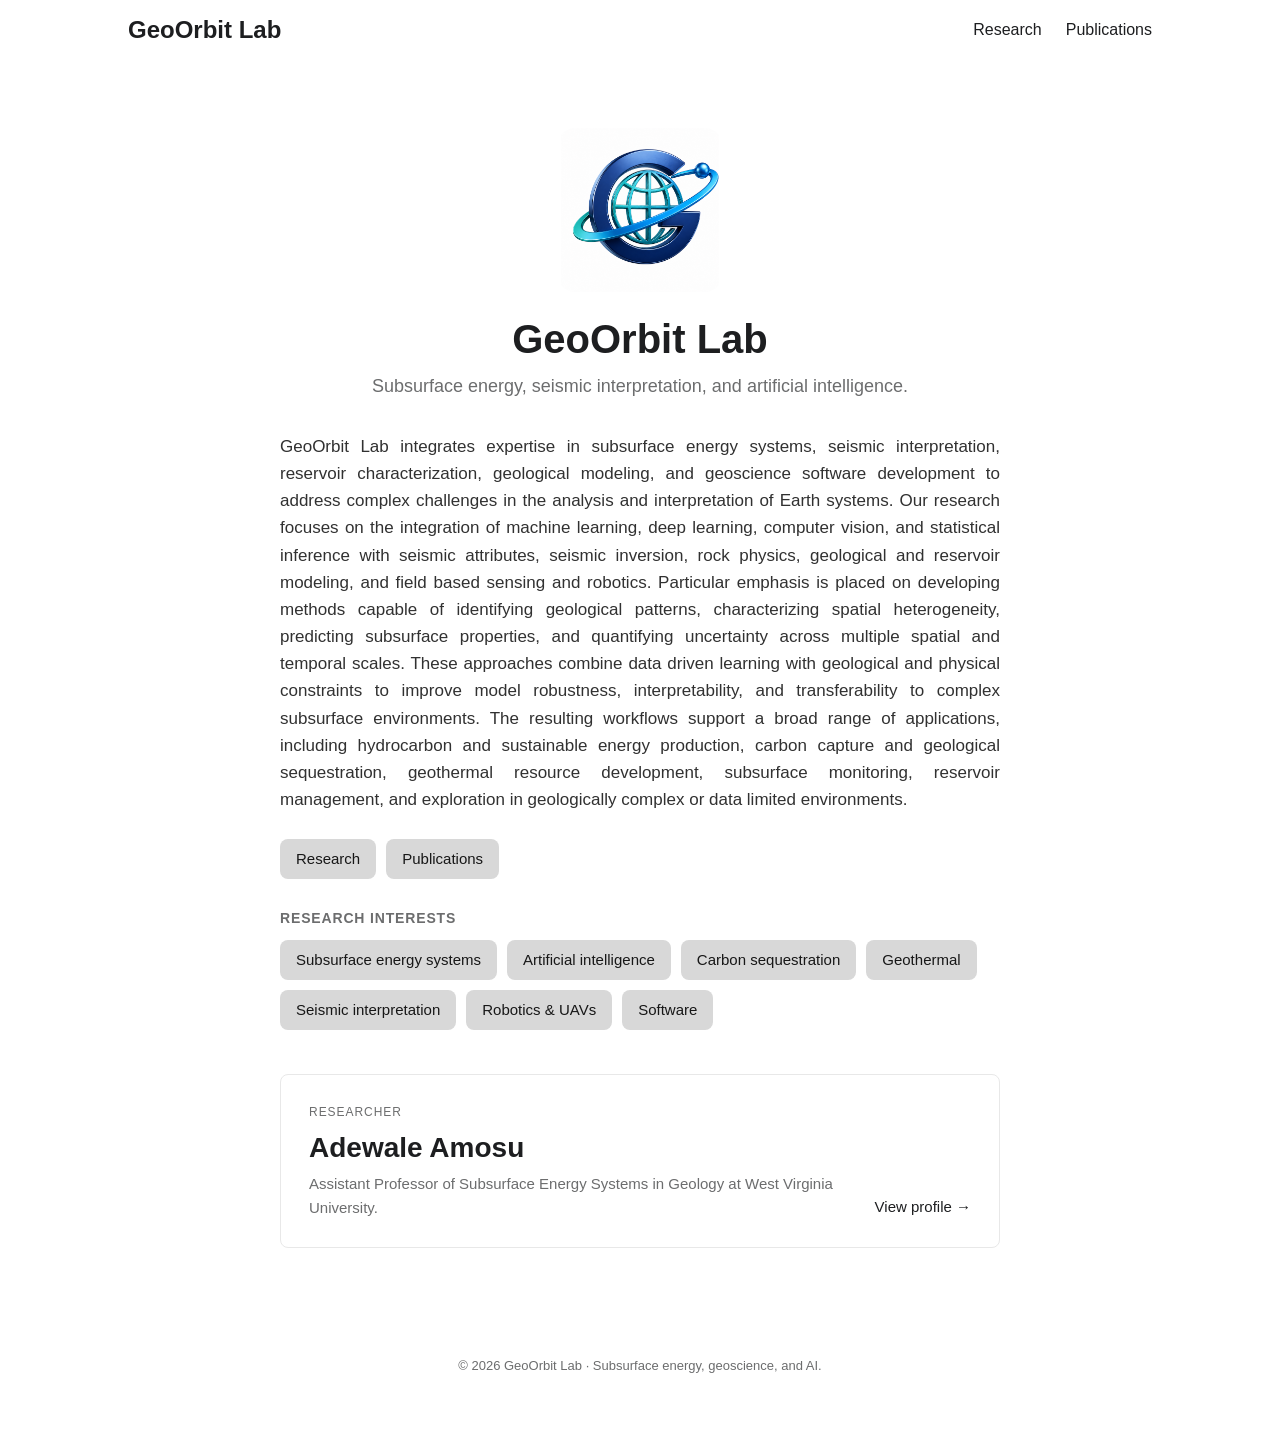
<file: index.html>
<!doctype html>
<html lang="en">
  <head>
    <meta charset="utf-8">
    <meta name="viewport" content="width=device-width, initial-scale=1">
    <meta name="description" content="GeoOrbit Lab integrates subsurface energy systems, seismic interpretation, geological modeling, geoscience software, and physics-informed artificial intelligence.">
    <title>GeoOrbit Lab | Subsurface Energy, Seismic Interpretation, and AI</title>
    <link rel="icon" href="favicon.svg" type="image/svg+xml">
    <link rel="stylesheet" href="styles.css">
  </head>
  <body>
    <a class="skip-link" href="#main">Skip to content</a>

    <header class="site-header">
      <nav class="nav wrap-wide" aria-label="Main navigation">
        <a class="logo" href="index.html">GeoOrbit Lab</a>
        <div class="menu">
          <a href="research.html">Research</a>
          <a href="publications.html">Publications</a>
        </div>
      </nav>
    </header>

    <main id="main" class="main">
      <section class="profile home-profile">
        <img class="profile-logo" src="assets/geoorbit-logo.png" alt="GeoAIOrbit Lab globe and orbit logo">
        <h1>GeoOrbit Lab</h1>
        <p class="profile-subtitle">Subsurface energy, seismic interpretation, and artificial intelligence.</p>

        <div class="home-copy">
          <p>
            GeoOrbit Lab integrates expertise in subsurface energy systems, seismic
            interpretation, reservoir characterization, geological modeling, and geoscience
            software development to address complex challenges in the analysis and
            interpretation of Earth systems. Our research focuses on the integration of machine
            learning, deep learning, computer vision, and statistical inference with seismic
            attributes, seismic inversion, rock physics, geological and reservoir modeling,
            and field based sensing and robotics. Particular emphasis is placed on developing
            methods capable of identifying geological patterns, characterizing spatial
            heterogeneity, predicting subsurface properties, and quantifying uncertainty
            across multiple spatial and temporal scales. These approaches combine data driven
            learning with geological and physical constraints to improve model robustness,
            interpretability, and transferability to complex subsurface environments. The
            resulting workflows support a broad range of applications, including hydrocarbon
            and sustainable energy production, carbon capture and geological sequestration,
            geothermal resource development, subsurface monitoring, reservoir management, and
            exploration in geologically complex or data limited environments.
          </p>
        </div>

        <nav class="profile-buttons" aria-label="Explore GeoOrbit Lab">
          <a href="research.html">Research</a>
          <a href="publications.html">Publications</a>
        </nav>

        <h2 class="button-heading">Research interests</h2>
        <nav class="interest-buttons" aria-label="GeoOrbit Lab research interests">
          <a href="research.html#subsurface-energy-systems">Subsurface energy systems</a>
          <a href="research.html#artificial-intelligence">Artificial intelligence</a>
          <a href="research.html#carbon-sequestration">Carbon sequestration</a>
          <a href="research.html#geothermal">Geothermal</a>
          <a href="research.html#seismic-interpretation">Seismic interpretation</a>
          <a href="research.html#robotics-uavs">Robotics &amp; UAVs</a>
          <a href="research.html#software">Software</a>
        </nav>

        <section class="researcher-card" aria-labelledby="researcher-card-title">
          <div class="researcher-card-copy">
            <p class="researcher-label">Researcher</p>
            <h2 id="researcher-card-title">Adewale Amosu</h2>
            <p>
              Assistant Professor of Subsurface Energy Systems in Geology at West Virginia
              University.
            </p>
          </div>
          <a class="researcher-card-link" href="abouttheresearcher.html">View profile →</a>
        </section>
      </section>
    </main>

    <footer class="footer">
      <p>© 2026 GeoOrbit Lab · Subsurface energy, geoscience, and AI.</p>
    </footer>
  </body>
</html>
</file>
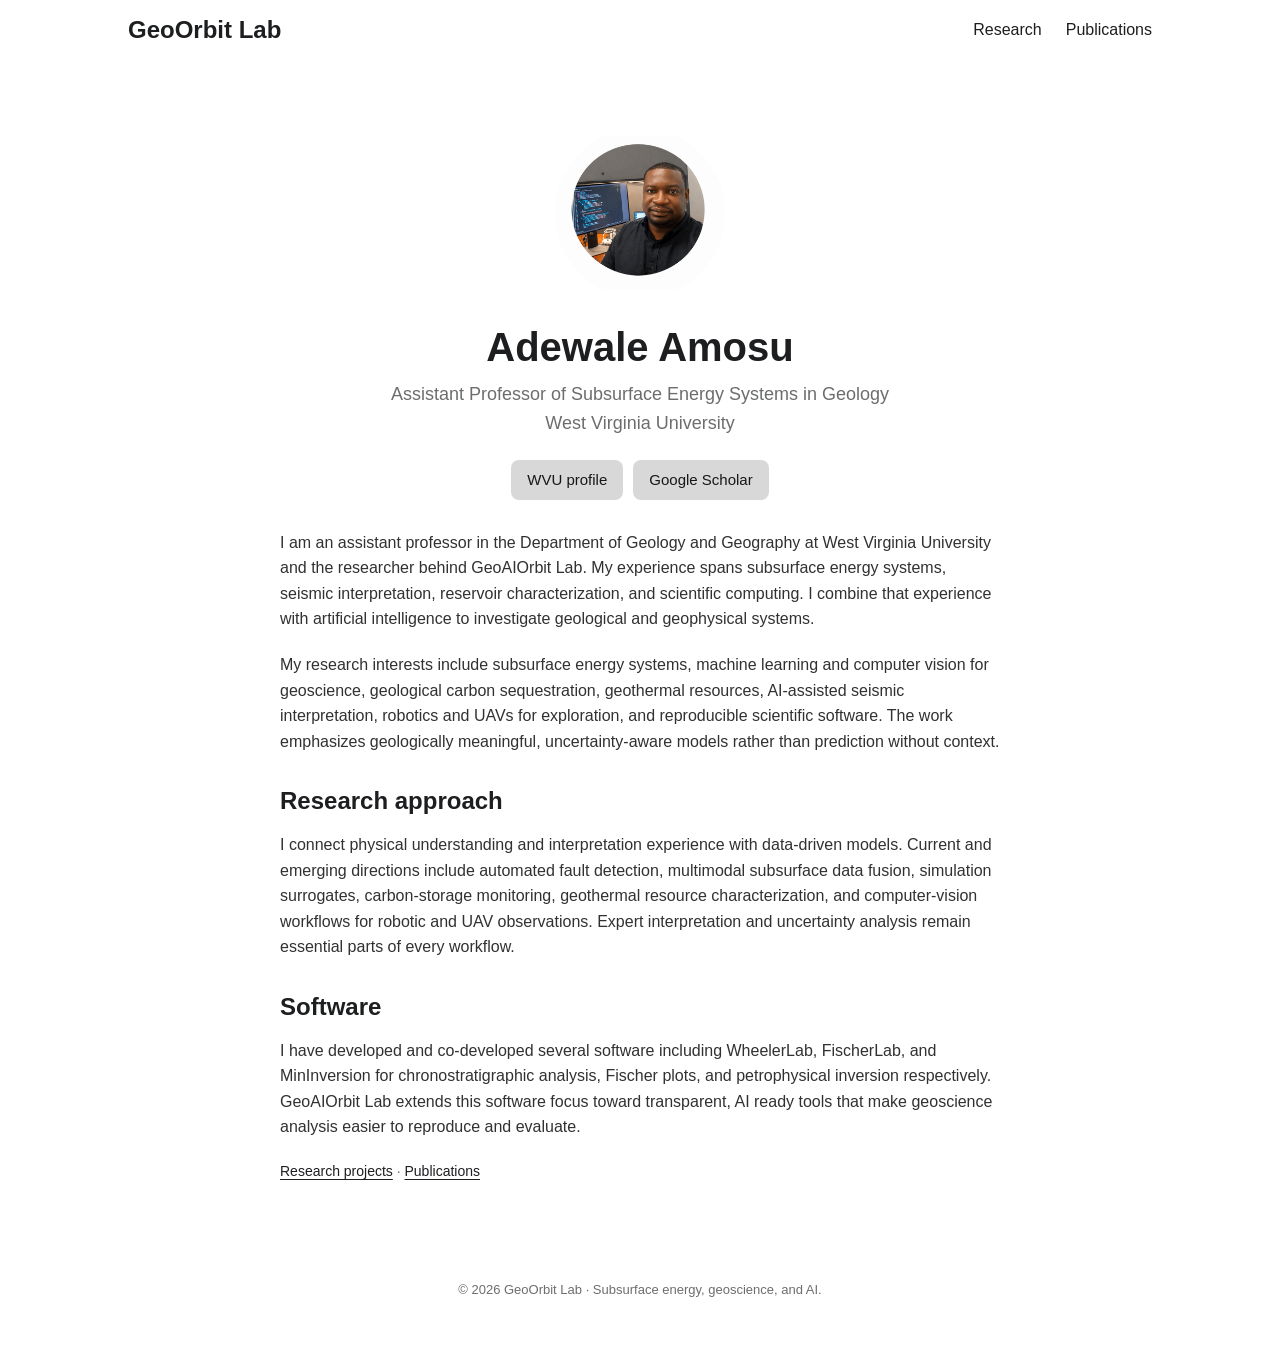
<file: abouttheresearcher.html>
<!doctype html>
<html lang="en">
  <head>
    <meta charset="utf-8">
    <meta name="viewport" content="width=device-width, initial-scale=1">
    <meta name="description" content="About Adewale Amosu, the researcher behind GeoOrbit Lab, whose work connects subsurface energy systems, seismic interpretation, and artificial intelligence.">
    <title>About the Researcher | GeoOrbit Lab</title>
    <link rel="icon" href="favicon.svg" type="image/svg+xml">
    <link rel="stylesheet" href="styles.css">
  </head>
  <body>
    <a class="skip-link" href="#main">Skip to content</a>

    <header class="site-header">
      <nav class="nav wrap-wide" aria-label="Main navigation">
        <a class="logo" href="index.html">GeoOrbit Lab</a>
        <div class="menu">
          <a href="research.html">Research</a>
          <a href="publications.html">Publications</a>
        </div>
      </nav>
    </header>

    <main id="main" class="main">
      <section class="profile person-profile">
        <svg class="portrait-image" viewBox="0 0 425 382" preserveAspectRatio="xMidYMid meet" role="img" aria-label="Portrait of Adewale Amosu">
          <image href="assets/AA.png" width="425" height="382"></image>
        </svg>
        <h1>Adewale Amosu</h1>
        <p class="profile-subtitle">
          Assistant Professor of Subsurface Energy Systems in Geology<br>
          West Virginia University
        </p>
        <div class="profile-buttons">
          <a href="https://www.geo.wvu.edu/faculty-and-staff/adewale-amosu">WVU profile</a>
          <a href="https://scholar.google.com/citations?user=rLkYeQgAAAAJ&amp;hl=en">Google Scholar</a>
        </div>
      </section>

      <article class="post-content">
        <p>
          I am an assistant professor in the Department of Geology and Geography at West
          Virginia University and the researcher behind GeoAIOrbit Lab. My experience spans
          subsurface energy systems, seismic interpretation, reservoir characterization, and
          scientific computing. I combine that experience with artificial intelligence to
          investigate geological and geophysical systems.
        </p>
        <p>
          My research interests include subsurface energy systems, machine learning and
          computer vision for geoscience, geological carbon sequestration, geothermal
          resources, AI-assisted seismic interpretation, robotics and UAVs for exploration,
          and reproducible scientific software. The work emphasizes geologically meaningful,
          uncertainty-aware models rather than prediction without context.
        </p>

        <h2>Research approach</h2>
        <p>
          I connect physical understanding and interpretation experience with data-driven
          models. Current and emerging directions include automated fault detection,
          multimodal subsurface data fusion, simulation surrogates, carbon-storage monitoring,
          geothermal resource characterization, and computer-vision workflows for robotic and
          UAV observations. Expert interpretation and uncertainty analysis remain essential
          parts of every workflow.
        </p>

        <h2>Software</h2>
        <p>
          I have developed and co-developed several software including WheelerLab, FischerLab, and MinInversion for
          chronostratigraphic analysis, Fischer plots, and petrophysical inversion respectively. GeoAIOrbit Lab
          extends this software focus toward transparent, AI ready tools that make geoscience
          analysis easier to reproduce and evaluate.
        </p>

        <p class="page-links">
          <a href="research.html">Research projects</a> ·
          <a href="publications.html">Publications</a>
        </p>
      </article>
    </main>

    <footer class="footer">
      <p>© 2026 GeoOrbit Lab · Subsurface energy, geoscience, and AI.</p>
    </footer>
  </body>
</html>
</file>
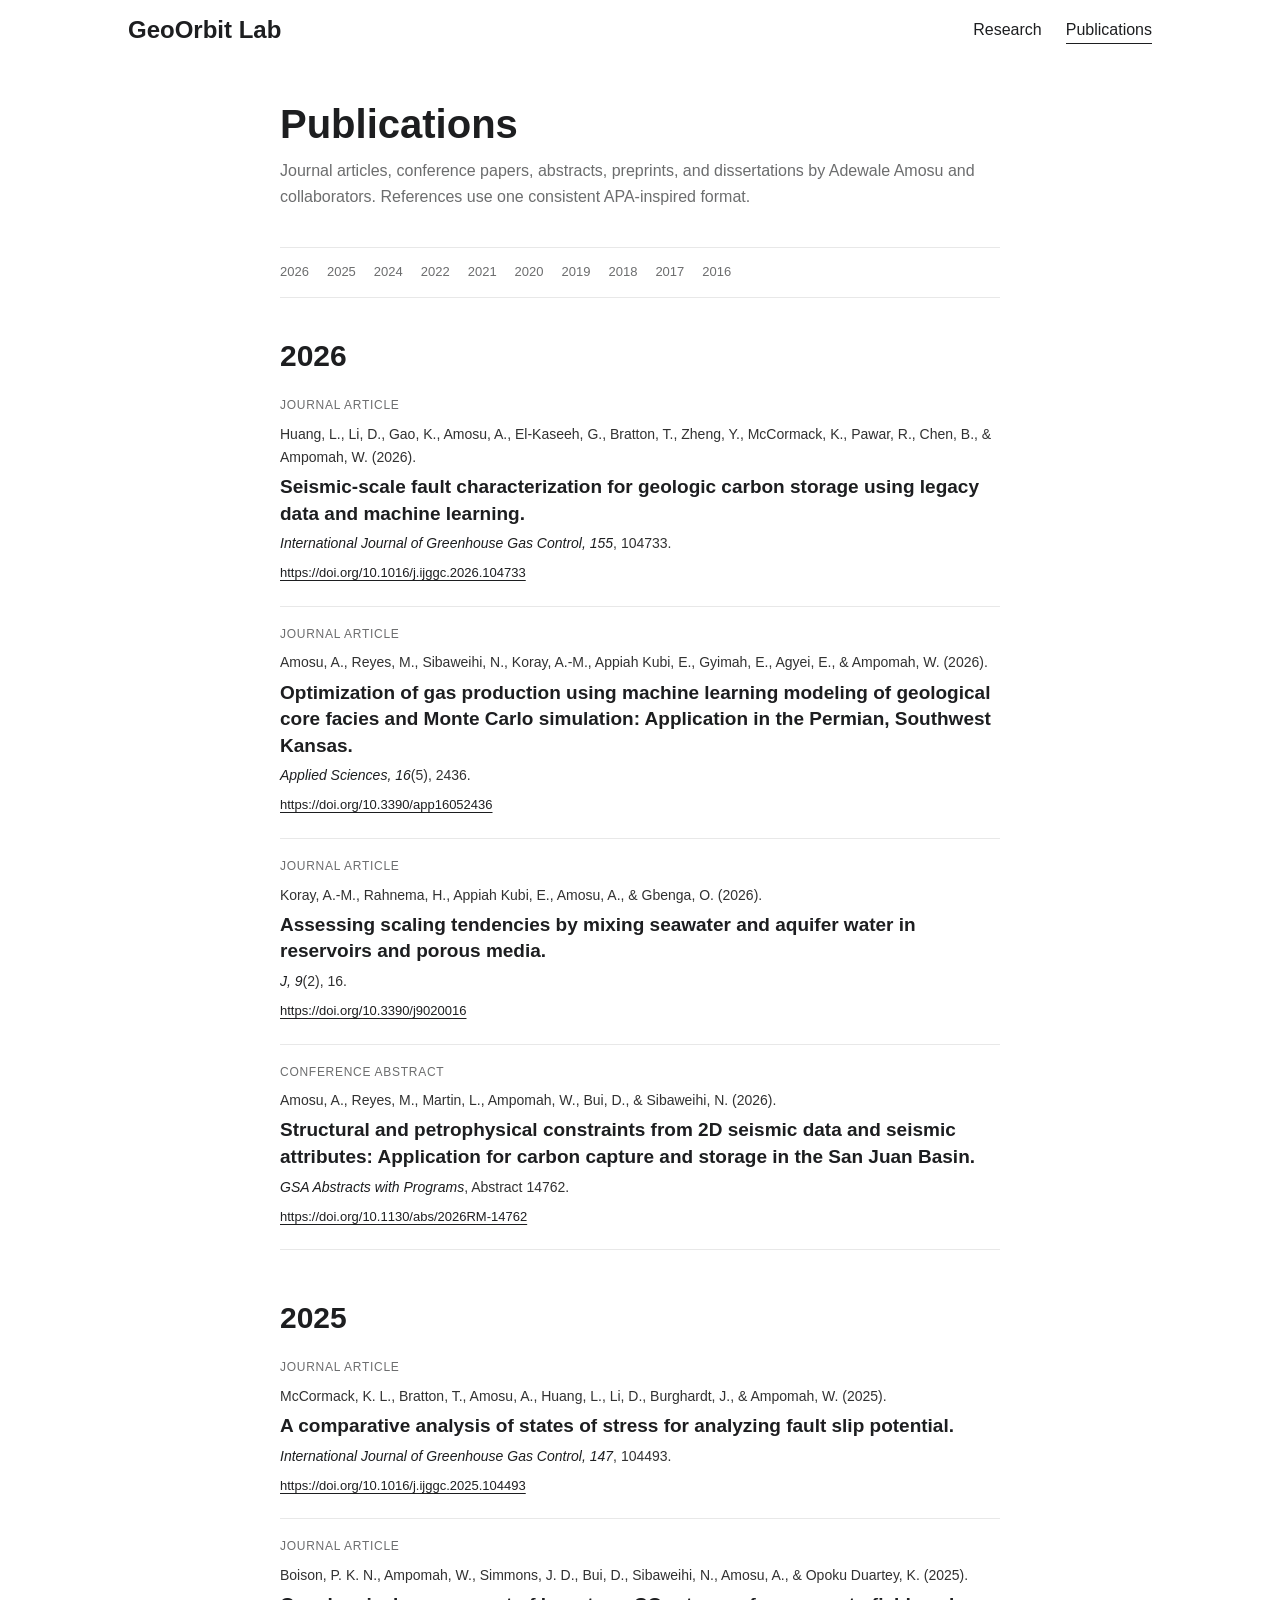
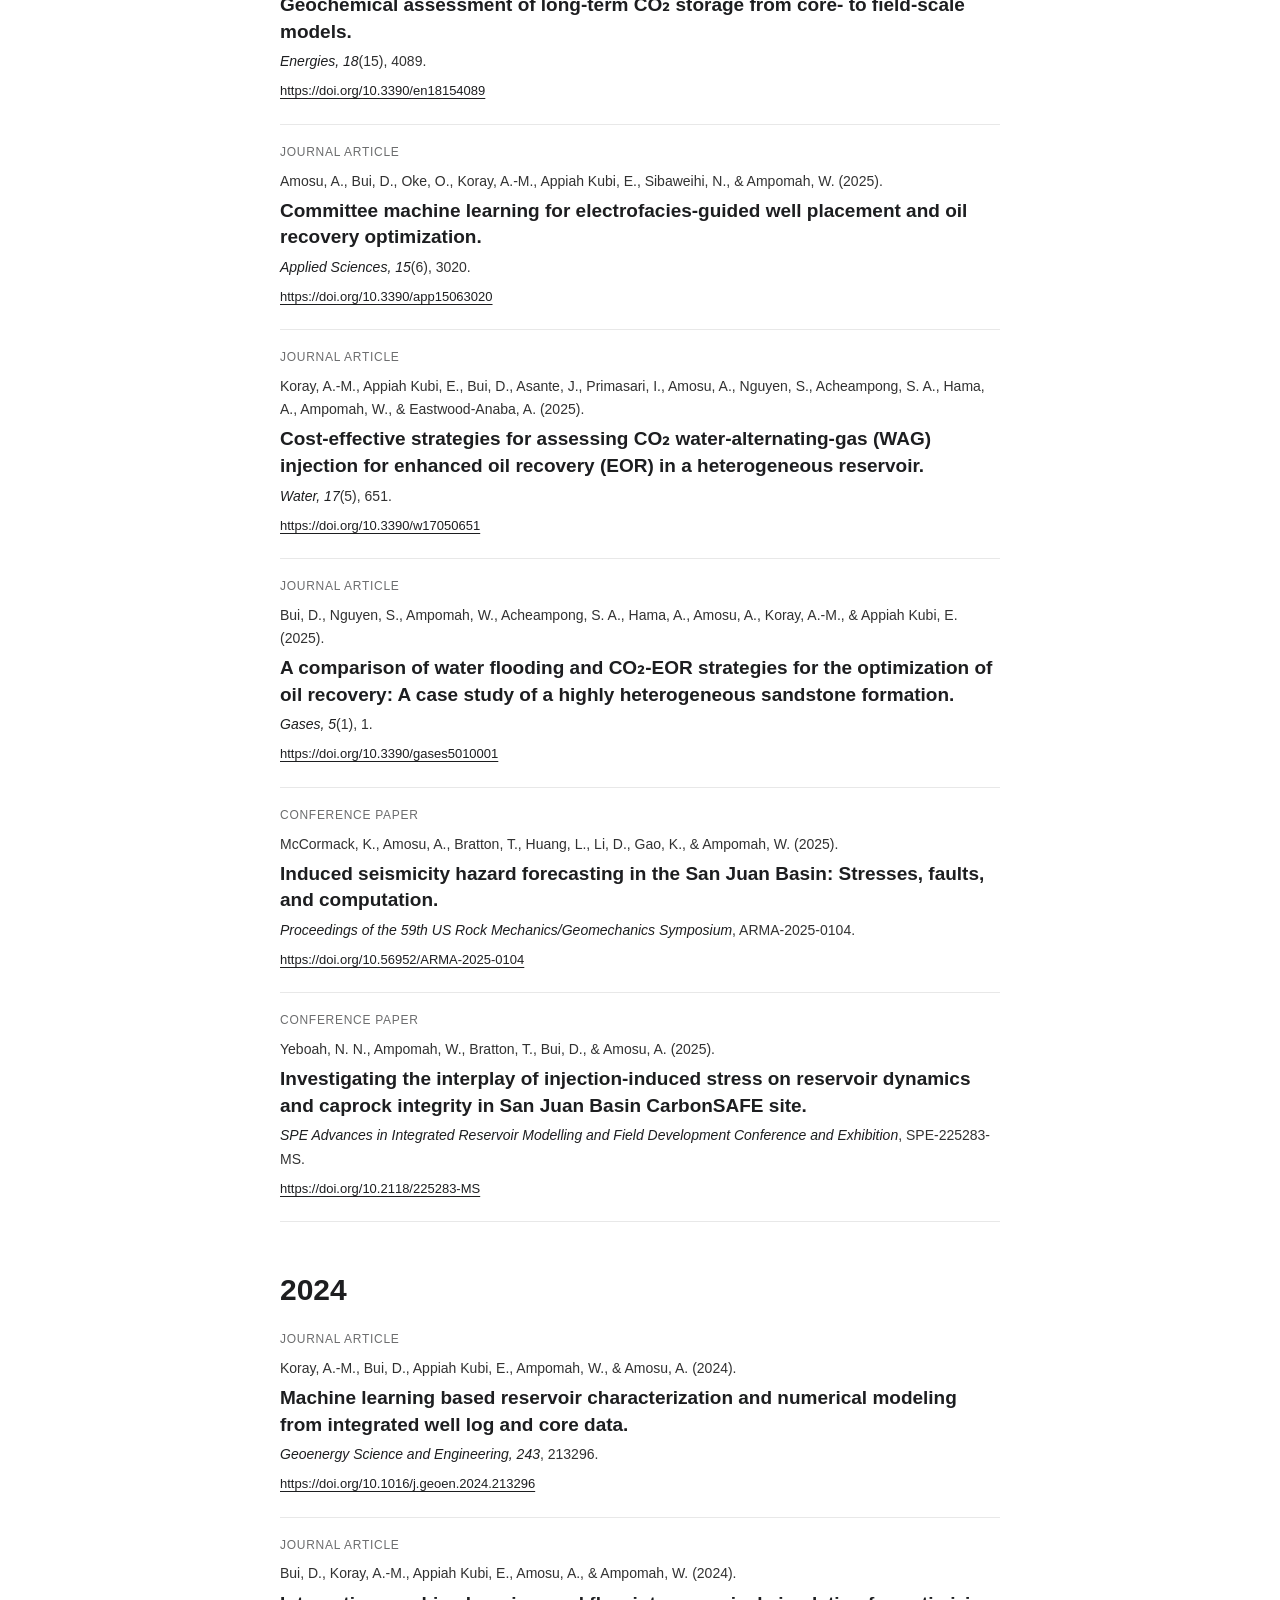
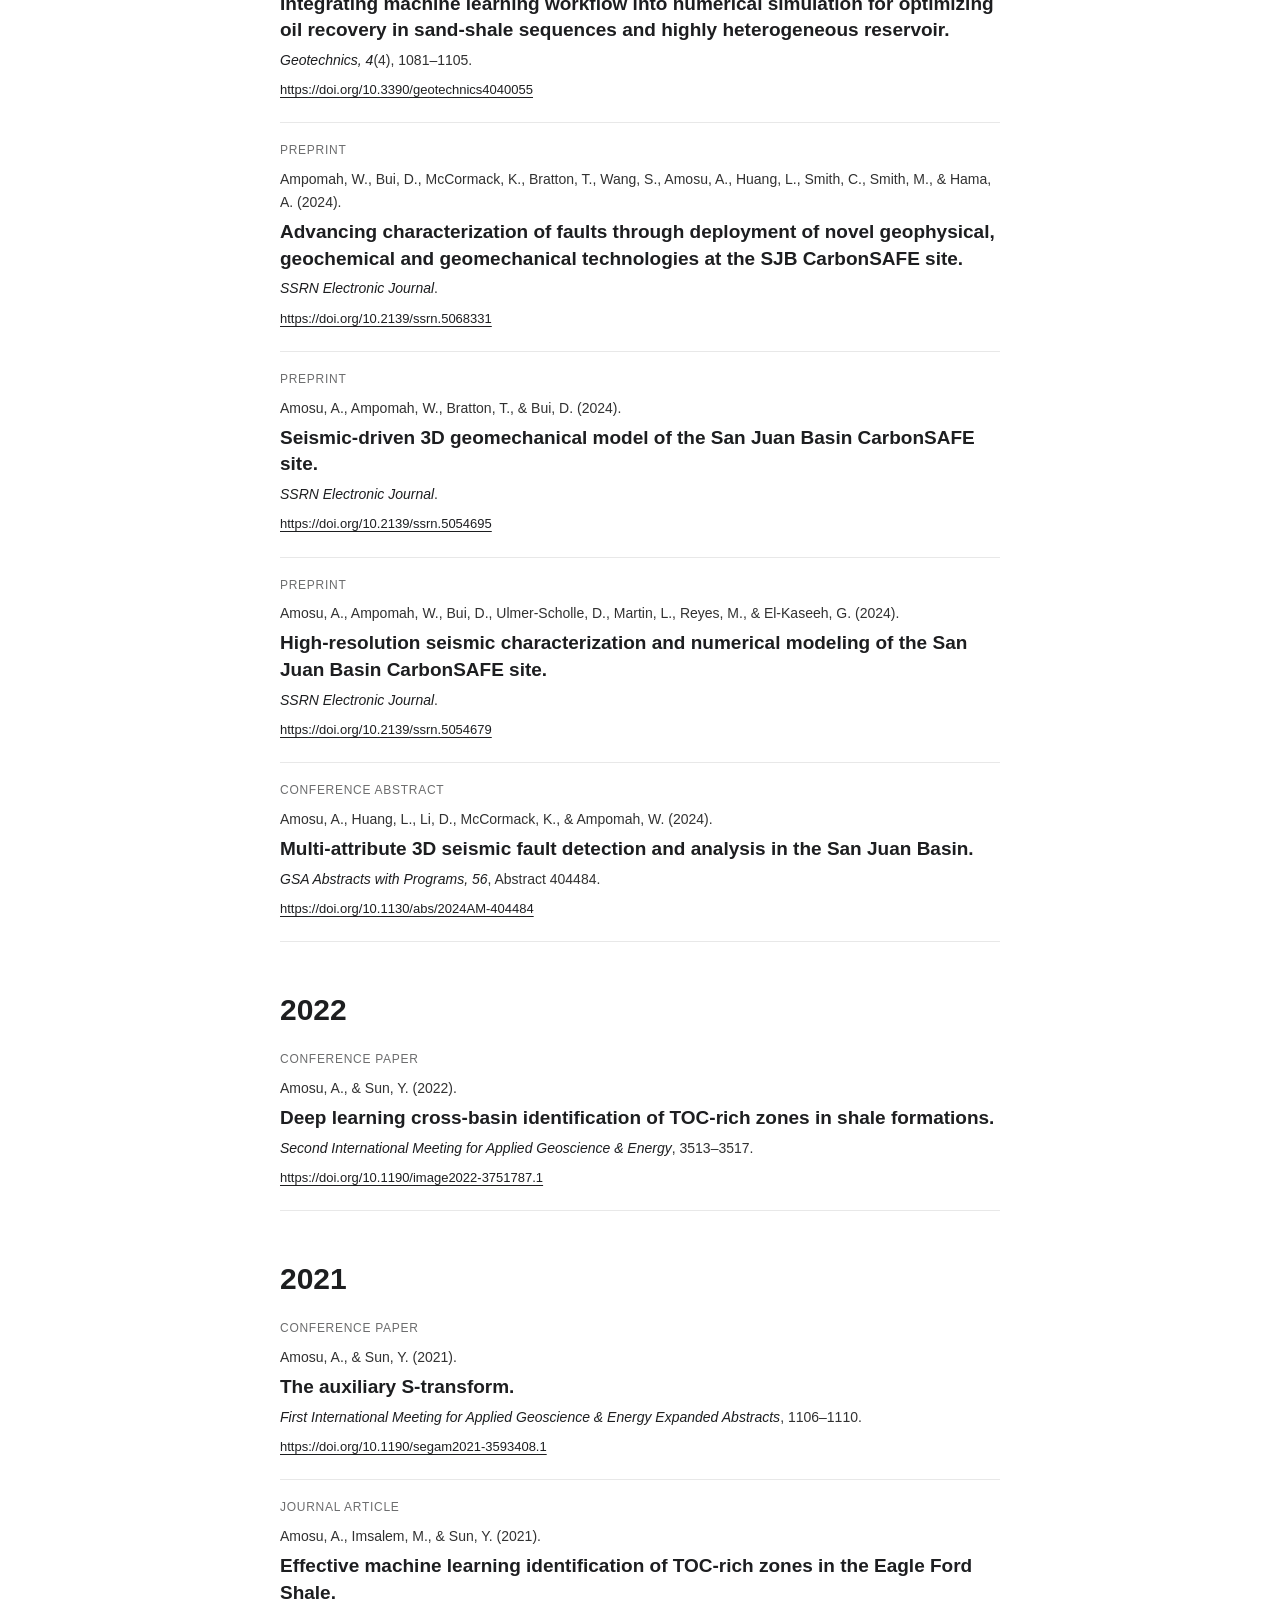
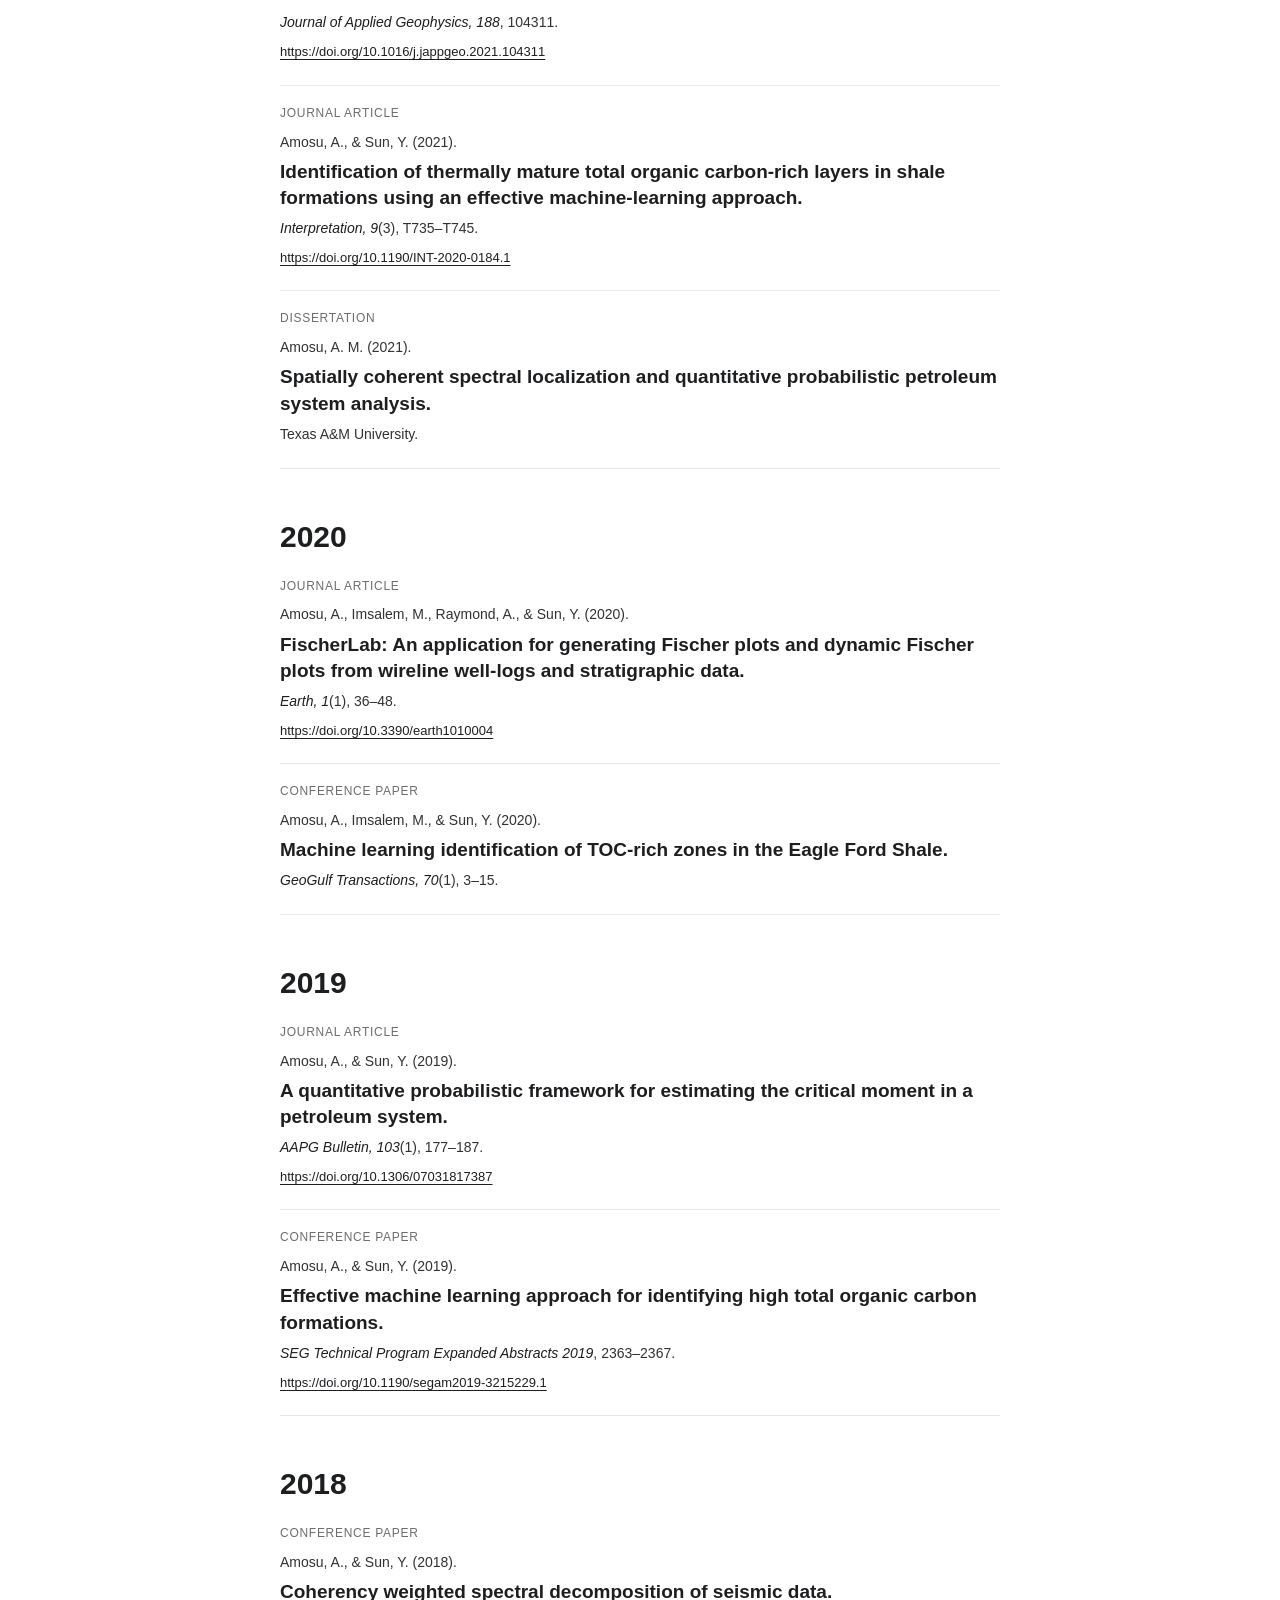
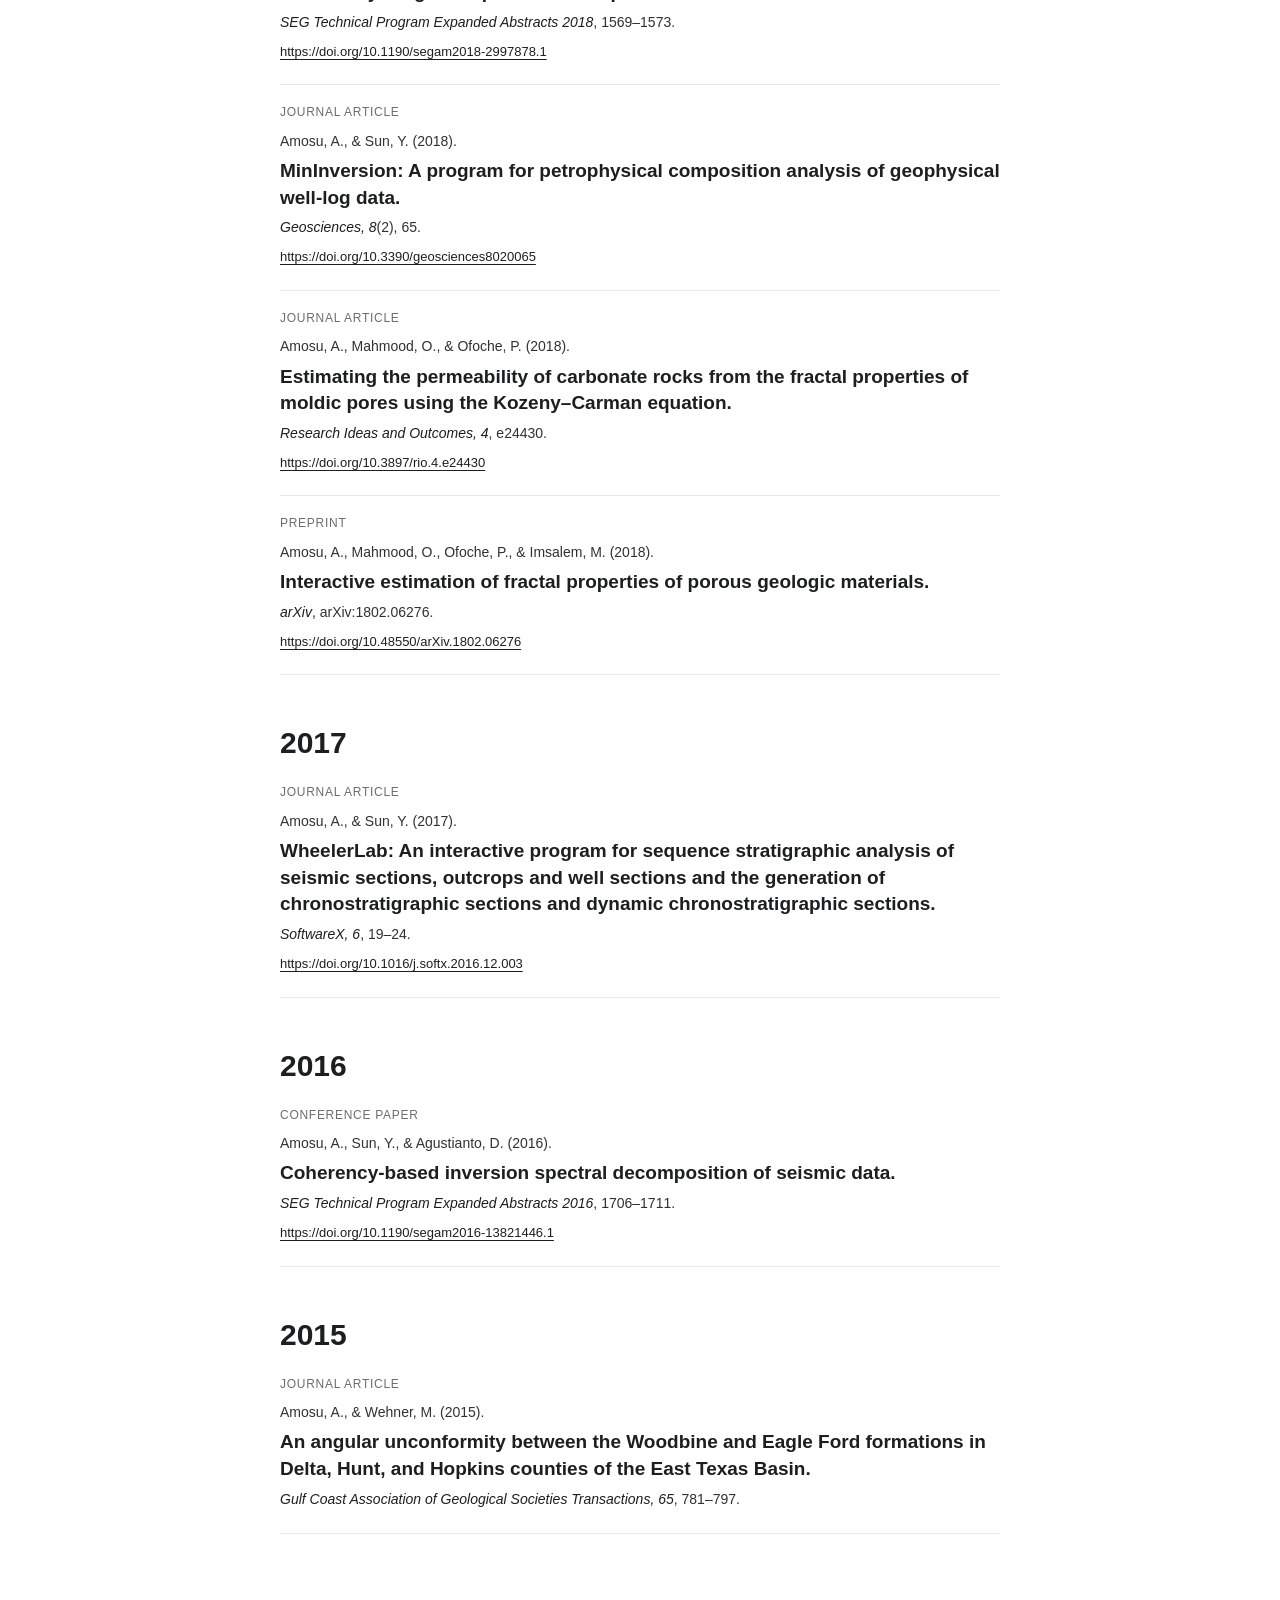
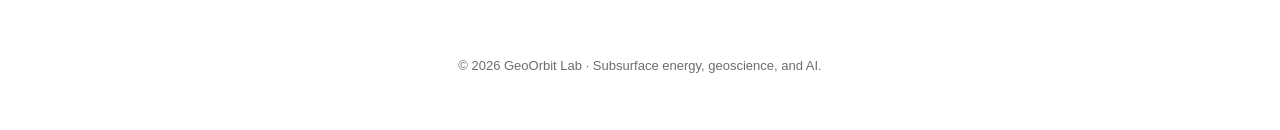
<file: publications.html>
<!doctype html>
<html lang="en">
  <head>
    <meta charset="utf-8">
    <meta name="viewport" content="width=device-width, initial-scale=1">
    <meta name="description" content="GeoOrbit Lab publications by Adewale Amosu and collaborators.">
    <title>Publications | GeoOrbit Lab</title>
    <link rel="icon" href="favicon.svg" type="image/svg+xml">
    <link rel="stylesheet" href="styles.css">
  </head>
  <body>
    <a class="skip-link" href="#main">Skip to content</a>

    <header class="site-header">
      <nav class="nav wrap-wide" aria-label="Main navigation">
        <a class="logo" href="index.html">GeoOrbit Lab</a>
        <div class="menu">
          <a href="research.html">Research</a>
          <a href="publications.html" aria-current="page">Publications</a>
        </div>
      </nav>
    </header>

    <main id="main" class="main">
      <header class="post-header">
        <h1>Publications</h1>
        <p>
          Journal articles, conference papers, abstracts, preprints, and dissertations by
          Adewale Amosu and collaborators. References use one consistent APA-inspired format.
        </p>
      </header>

      <nav class="year-nav" aria-label="Jump to publication year">
        <a href="#y2026">2026</a><a href="#y2025">2025</a>
        <a href="#y2024">2024</a><a href="#y2022">2022</a>
        <a href="#y2021">2021</a><a href="#y2020">2020</a>
        <a href="#y2019">2019</a><a href="#y2018">2018</a>
        <a href="#y2017">2017</a><a href="#y2016">2016</a>
      </nav>

      <section class="publication-year" id="y2026">
        <h2>2026</h2>
        <ol class="publication-list">
          <li>
            <span class="pub-type">Journal article</span>
            Huang, L., Li, D., Gao, K., Amosu, A., El-Kaseeh, G., Bratton, T., Zheng, Y.,
            McCormack, K., Pawar, R., Chen, B., &amp; Ampomah, W. (2026).
            <strong>Seismic-scale fault characterization for geologic carbon storage using legacy data and machine learning.</strong>
            <em>International Journal of Greenhouse Gas Control, 155</em>, 104733.
            <a class="doi" href="https://doi.org/10.1016/j.ijggc.2026.104733">https://doi.org/10.1016/j.ijggc.2026.104733</a>
          </li>
          <li>
            <span class="pub-type">Journal article</span>
            Amosu, A., Reyes, M., Sibaweihi, N., Koray, A.-M., Appiah Kubi, E., Gyimah, E.,
            Agyei, E., &amp; Ampomah, W. (2026).
            <strong>Optimization of gas production using machine learning modeling of geological core facies and Monte Carlo simulation: Application in the Permian, Southwest Kansas.</strong>
            <em>Applied Sciences, 16</em>(5), 2436.
            <a class="doi" href="https://doi.org/10.3390/app16052436">https://doi.org/10.3390/app16052436</a>
          </li>
          <li>
            <span class="pub-type">Journal article</span>
            Koray, A.-M., Rahnema, H., Appiah Kubi, E., Amosu, A., &amp; Gbenga, O. (2026).
            <strong>Assessing scaling tendencies by mixing seawater and aquifer water in reservoirs and porous media.</strong>
            <em>J, 9</em>(2), 16.
            <a class="doi" href="https://doi.org/10.3390/j9020016">https://doi.org/10.3390/j9020016</a>
          </li>
          <li>
            <span class="pub-type">Conference abstract</span>
            Amosu, A., Reyes, M., Martin, L., Ampomah, W., Bui, D., &amp; Sibaweihi, N. (2026).
            <strong>Structural and petrophysical constraints from 2D seismic data and seismic attributes: Application for carbon capture and storage in the San Juan Basin.</strong>
            <em>GSA Abstracts with Programs</em>, Abstract 14762.
            <a class="doi" href="https://doi.org/10.1130/abs/2026RM-14762">https://doi.org/10.1130/abs/2026RM-14762</a>
          </li>
        </ol>
      </section>

      <section class="publication-year" id="y2025">
        <h2>2025</h2>
        <ol class="publication-list">
          <li>
            <span class="pub-type">Journal article</span>
            McCormack, K. L., Bratton, T., Amosu, A., Huang, L., Li, D., Burghardt, J., &amp; Ampomah, W. (2025).
            <strong>A comparative analysis of states of stress for analyzing fault slip potential.</strong>
            <em>International Journal of Greenhouse Gas Control, 147</em>, 104493.
            <a class="doi" href="https://doi.org/10.1016/j.ijggc.2025.104493">https://doi.org/10.1016/j.ijggc.2025.104493</a>
          </li>
          <li>
            <span class="pub-type">Journal article</span>
            Boison, P. K. N., Ampomah, W., Simmons, J. D., Bui, D., Sibaweihi, N., Amosu, A., &amp; Opoku Duartey, K. (2025).
            <strong>Geochemical assessment of long-term CO₂ storage from core- to field-scale models.</strong>
            <em>Energies, 18</em>(15), 4089.
            <a class="doi" href="https://doi.org/10.3390/en18154089">https://doi.org/10.3390/en18154089</a>
          </li>
          <li>
            <span class="pub-type">Journal article</span>
            Amosu, A., Bui, D., Oke, O., Koray, A.-M., Appiah Kubi, E., Sibaweihi, N., &amp; Ampomah, W. (2025).
            <strong>Committee machine learning for electrofacies-guided well placement and oil recovery optimization.</strong>
            <em>Applied Sciences, 15</em>(6), 3020.
            <a class="doi" href="https://doi.org/10.3390/app15063020">https://doi.org/10.3390/app15063020</a>
          </li>
          <li>
            <span class="pub-type">Journal article</span>
            Koray, A.-M., Appiah Kubi, E., Bui, D., Asante, J., Primasari, I., Amosu, A., Nguyen, S., Acheampong, S. A., Hama, A., Ampomah, W., &amp; Eastwood-Anaba, A. (2025).
            <strong>Cost-effective strategies for assessing CO₂ water-alternating-gas (WAG) injection for enhanced oil recovery (EOR) in a heterogeneous reservoir.</strong>
            <em>Water, 17</em>(5), 651.
            <a class="doi" href="https://doi.org/10.3390/w17050651">https://doi.org/10.3390/w17050651</a>
          </li>
          <li>
            <span class="pub-type">Journal article</span>
            Bui, D., Nguyen, S., Ampomah, W., Acheampong, S. A., Hama, A., Amosu, A., Koray, A.-M., &amp; Appiah Kubi, E. (2025).
            <strong>A comparison of water flooding and CO₂-EOR strategies for the optimization of oil recovery: A case study of a highly heterogeneous sandstone formation.</strong>
            <em>Gases, 5</em>(1), 1.
            <a class="doi" href="https://doi.org/10.3390/gases5010001">https://doi.org/10.3390/gases5010001</a>
          </li>
          <li>
            <span class="pub-type">Conference paper</span>
            McCormack, K., Amosu, A., Bratton, T., Huang, L., Li, D., Gao, K., &amp; Ampomah, W. (2025).
            <strong>Induced seismicity hazard forecasting in the San Juan Basin: Stresses, faults, and computation.</strong>
            <em>Proceedings of the 59th US Rock Mechanics/Geomechanics Symposium</em>, ARMA-2025-0104.
            <a class="doi" href="https://doi.org/10.56952/ARMA-2025-0104">https://doi.org/10.56952/ARMA-2025-0104</a>
          </li>
          <li>
            <span class="pub-type">Conference paper</span>
            Yeboah, N. N., Ampomah, W., Bratton, T., Bui, D., &amp; Amosu, A. (2025).
            <strong>Investigating the interplay of injection-induced stress on reservoir dynamics and caprock integrity in San Juan Basin CarbonSAFE site.</strong>
            <em>SPE Advances in Integrated Reservoir Modelling and Field Development Conference and Exhibition</em>, SPE-225283-MS.
            <a class="doi" href="https://doi.org/10.2118/225283-MS">https://doi.org/10.2118/225283-MS</a>
          </li>
        </ol>
      </section>

      <section class="publication-year" id="y2024">
        <h2>2024</h2>
        <ol class="publication-list">
          <li>
            <span class="pub-type">Journal article</span>
            Koray, A.-M., Bui, D., Appiah Kubi, E., Ampomah, W., &amp; Amosu, A. (2024).
            <strong>Machine learning based reservoir characterization and numerical modeling from integrated well log and core data.</strong>
            <em>Geoenergy Science and Engineering, 243</em>, 213296.
            <a class="doi" href="https://doi.org/10.1016/j.geoen.2024.213296">https://doi.org/10.1016/j.geoen.2024.213296</a>
          </li>
          <li>
            <span class="pub-type">Journal article</span>
            Bui, D., Koray, A.-M., Appiah Kubi, E., Amosu, A., &amp; Ampomah, W. (2024).
            <strong>Integrating machine learning workflow into numerical simulation for optimizing oil recovery in sand-shale sequences and highly heterogeneous reservoir.</strong>
            <em>Geotechnics, 4</em>(4), 1081–1105.
            <a class="doi" href="https://doi.org/10.3390/geotechnics4040055">https://doi.org/10.3390/geotechnics4040055</a>
          </li>
          <li>
            <span class="pub-type">Preprint</span>
            Ampomah, W., Bui, D., McCormack, K., Bratton, T., Wang, S., Amosu, A., Huang, L., Smith, C., Smith, M., &amp; Hama, A. (2024).
            <strong>Advancing characterization of faults through deployment of novel geophysical, geochemical and geomechanical technologies at the SJB CarbonSAFE site.</strong>
            <em>SSRN Electronic Journal</em>.
            <a class="doi" href="https://doi.org/10.2139/ssrn.5068331">https://doi.org/10.2139/ssrn.5068331</a>
          </li>
          <li>
            <span class="pub-type">Preprint</span>
            Amosu, A., Ampomah, W., Bratton, T., &amp; Bui, D. (2024).
            <strong>Seismic-driven 3D geomechanical model of the San Juan Basin CarbonSAFE site.</strong>
            <em>SSRN Electronic Journal</em>.
            <a class="doi" href="https://doi.org/10.2139/ssrn.5054695">https://doi.org/10.2139/ssrn.5054695</a>
          </li>
          <li>
            <span class="pub-type">Preprint</span>
            Amosu, A., Ampomah, W., Bui, D., Ulmer-Scholle, D., Martin, L., Reyes, M., &amp; El-Kaseeh, G. (2024).
            <strong>High-resolution seismic characterization and numerical modeling of the San Juan Basin CarbonSAFE site.</strong>
            <em>SSRN Electronic Journal</em>.
            <a class="doi" href="https://doi.org/10.2139/ssrn.5054679">https://doi.org/10.2139/ssrn.5054679</a>
          </li>
          <li>
            <span class="pub-type">Conference abstract</span>
            Amosu, A., Huang, L., Li, D., McCormack, K., &amp; Ampomah, W. (2024).
            <strong>Multi-attribute 3D seismic fault detection and analysis in the San Juan Basin.</strong>
            <em>GSA Abstracts with Programs, 56</em>, Abstract 404484.
            <a class="doi" href="https://doi.org/10.1130/abs/2024AM-404484">https://doi.org/10.1130/abs/2024AM-404484</a>
          </li>
        </ol>
      </section>

      <section class="publication-year" id="y2022">
        <h2>2022</h2>
        <ol class="publication-list">
          <li>
            <span class="pub-type">Conference paper</span>
            Amosu, A., &amp; Sun, Y. (2022).
            <strong>Deep learning cross-basin identification of TOC-rich zones in shale formations.</strong>
            <em>Second International Meeting for Applied Geoscience &amp; Energy</em>, 3513–3517.
            <a class="doi" href="https://doi.org/10.1190/image2022-3751787.1">https://doi.org/10.1190/image2022-3751787.1</a>
          </li>
        </ol>
      </section>

      <section class="publication-year" id="y2021">
        <h2>2021</h2>
        <ol class="publication-list">
          <li>
            <span class="pub-type">Conference paper</span>
            Amosu, A., &amp; Sun, Y. (2021). <strong>The auxiliary S-transform.</strong>
            <em>First International Meeting for Applied Geoscience &amp; Energy Expanded Abstracts</em>, 1106–1110.
            <a class="doi" href="https://doi.org/10.1190/segam2021-3593408.1">https://doi.org/10.1190/segam2021-3593408.1</a>
          </li>
          <li>
            <span class="pub-type">Journal article</span>
            Amosu, A., Imsalem, M., &amp; Sun, Y. (2021).
            <strong>Effective machine learning identification of TOC-rich zones in the Eagle Ford Shale.</strong>
            <em>Journal of Applied Geophysics, 188</em>, 104311.
            <a class="doi" href="https://doi.org/10.1016/j.jappgeo.2021.104311">https://doi.org/10.1016/j.jappgeo.2021.104311</a>
          </li>
          <li>
            <span class="pub-type">Journal article</span>
            Amosu, A., &amp; Sun, Y. (2021).
            <strong>Identification of thermally mature total organic carbon-rich layers in shale formations using an effective machine-learning approach.</strong>
            <em>Interpretation, 9</em>(3), T735–T745.
            <a class="doi" href="https://doi.org/10.1190/INT-2020-0184.1">https://doi.org/10.1190/INT-2020-0184.1</a>
          </li>
          <li>
            <span class="pub-type">Dissertation</span>
            Amosu, A. M. (2021).
            <strong>Spatially coherent spectral localization and quantitative probabilistic petroleum system analysis.</strong>
            Texas A&amp;M University.
          </li>
        </ol>
      </section>

      <section class="publication-year" id="y2020">
        <h2>2020</h2>
        <ol class="publication-list">
          <li>
            <span class="pub-type">Journal article</span>
            Amosu, A., Imsalem, M., Raymond, A., &amp; Sun, Y. (2020).
            <strong>FischerLab: An application for generating Fischer plots and dynamic Fischer plots from wireline well-logs and stratigraphic data.</strong>
            <em>Earth, 1</em>(1), 36–48.
            <a class="doi" href="https://doi.org/10.3390/earth1010004">https://doi.org/10.3390/earth1010004</a>
          </li>
          <li>
            <span class="pub-type">Conference paper</span>
            Amosu, A., Imsalem, M., &amp; Sun, Y. (2020).
            <strong>Machine learning identification of TOC-rich zones in the Eagle Ford Shale.</strong>
            <em>GeoGulf Transactions, 70</em>(1), 3–15.
          </li>
        </ol>
      </section>

      <section class="publication-year" id="y2019">
        <h2>2019</h2>
        <ol class="publication-list">
          <li>
            <span class="pub-type">Journal article</span>
            Amosu, A., &amp; Sun, Y. (2019).
            <strong>A quantitative probabilistic framework for estimating the critical moment in a petroleum system.</strong>
            <em>AAPG Bulletin, 103</em>(1), 177–187.
            <a class="doi" href="https://doi.org/10.1306/07031817387">https://doi.org/10.1306/07031817387</a>
          </li>
          <li>
            <span class="pub-type">Conference paper</span>
            Amosu, A., &amp; Sun, Y. (2019).
            <strong>Effective machine learning approach for identifying high total organic carbon formations.</strong>
            <em>SEG Technical Program Expanded Abstracts 2019</em>, 2363–2367.
            <a class="doi" href="https://doi.org/10.1190/segam2019-3215229.1">https://doi.org/10.1190/segam2019-3215229.1</a>
          </li>
        </ol>
      </section>

      <section class="publication-year" id="y2018">
        <h2>2018</h2>
        <ol class="publication-list">
          <li>
            <span class="pub-type">Conference paper</span>
            Amosu, A., &amp; Sun, Y. (2018).
            <strong>Coherency weighted spectral decomposition of seismic data.</strong>
            <em>SEG Technical Program Expanded Abstracts 2018</em>, 1569–1573.
            <a class="doi" href="https://doi.org/10.1190/segam2018-2997878.1">https://doi.org/10.1190/segam2018-2997878.1</a>
          </li>
          <li>
            <span class="pub-type">Journal article</span>
            Amosu, A., &amp; Sun, Y. (2018).
            <strong>MinInversion: A program for petrophysical composition analysis of geophysical well-log data.</strong>
            <em>Geosciences, 8</em>(2), 65.
            <a class="doi" href="https://doi.org/10.3390/geosciences8020065">https://doi.org/10.3390/geosciences8020065</a>
          </li>
          <li>
            <span class="pub-type">Journal article</span>
            Amosu, A., Mahmood, O., &amp; Ofoche, P. (2018).
            <strong>Estimating the permeability of carbonate rocks from the fractal properties of moldic pores using the Kozeny–Carman equation.</strong>
            <em>Research Ideas and Outcomes, 4</em>, e24430.
            <a class="doi" href="https://doi.org/10.3897/rio.4.e24430">https://doi.org/10.3897/rio.4.e24430</a>
          </li>
          <li>
            <span class="pub-type">Preprint</span>
            Amosu, A., Mahmood, O., Ofoche, P., &amp; Imsalem, M. (2018).
            <strong>Interactive estimation of fractal properties of porous geologic materials.</strong>
            <em>arXiv</em>, arXiv:1802.06276.
            <a class="doi" href="https://doi.org/10.48550/arXiv.1802.06276">https://doi.org/10.48550/arXiv.1802.06276</a>
          </li>
        </ol>
      </section>

      <section class="publication-year" id="y2017">
        <h2>2017</h2>
        <ol class="publication-list">
          <li>
            <span class="pub-type">Journal article</span>
            Amosu, A., &amp; Sun, Y. (2017).
            <strong>WheelerLab: An interactive program for sequence stratigraphic analysis of seismic sections, outcrops and well sections and the generation of chronostratigraphic sections and dynamic chronostratigraphic sections.</strong>
            <em>SoftwareX, 6</em>, 19–24.
            <a class="doi" href="https://doi.org/10.1016/j.softx.2016.12.003">https://doi.org/10.1016/j.softx.2016.12.003</a>
          </li>
        </ol>
      </section>

      <section class="publication-year" id="y2016">
        <h2>2016</h2>
        <ol class="publication-list">
          <li>
            <span class="pub-type">Conference paper</span>
            Amosu, A., Sun, Y., &amp; Agustianto, D. (2016).
            <strong>Coherency-based inversion spectral decomposition of seismic data.</strong>
            <em>SEG Technical Program Expanded Abstracts 2016</em>, 1706–1711.
            <a class="doi" href="https://doi.org/10.1190/segam2016-13821446.1">https://doi.org/10.1190/segam2016-13821446.1</a>
          </li>
        </ol>
      </section>

      <section class="publication-year" id="y2015">
        <h2>2015</h2>
        <ol class="publication-list">
          <li>
            <span class="pub-type">Journal article</span>
            Amosu, A., &amp; Wehner, M. (2015).
            <strong>An angular unconformity between the Woodbine and Eagle Ford formations in Delta, Hunt, and Hopkins counties of the East Texas Basin.</strong>
            <em>Gulf Coast Association of Geological Societies Transactions, 65</em>, 781–797.
          </li>
        </ol>
      </section>

          </main>

    <footer class="footer">
      <p>© 2026 GeoOrbit Lab · Subsurface energy, geoscience, and AI.</p>
    </footer>
  </body>
</html>
</file>
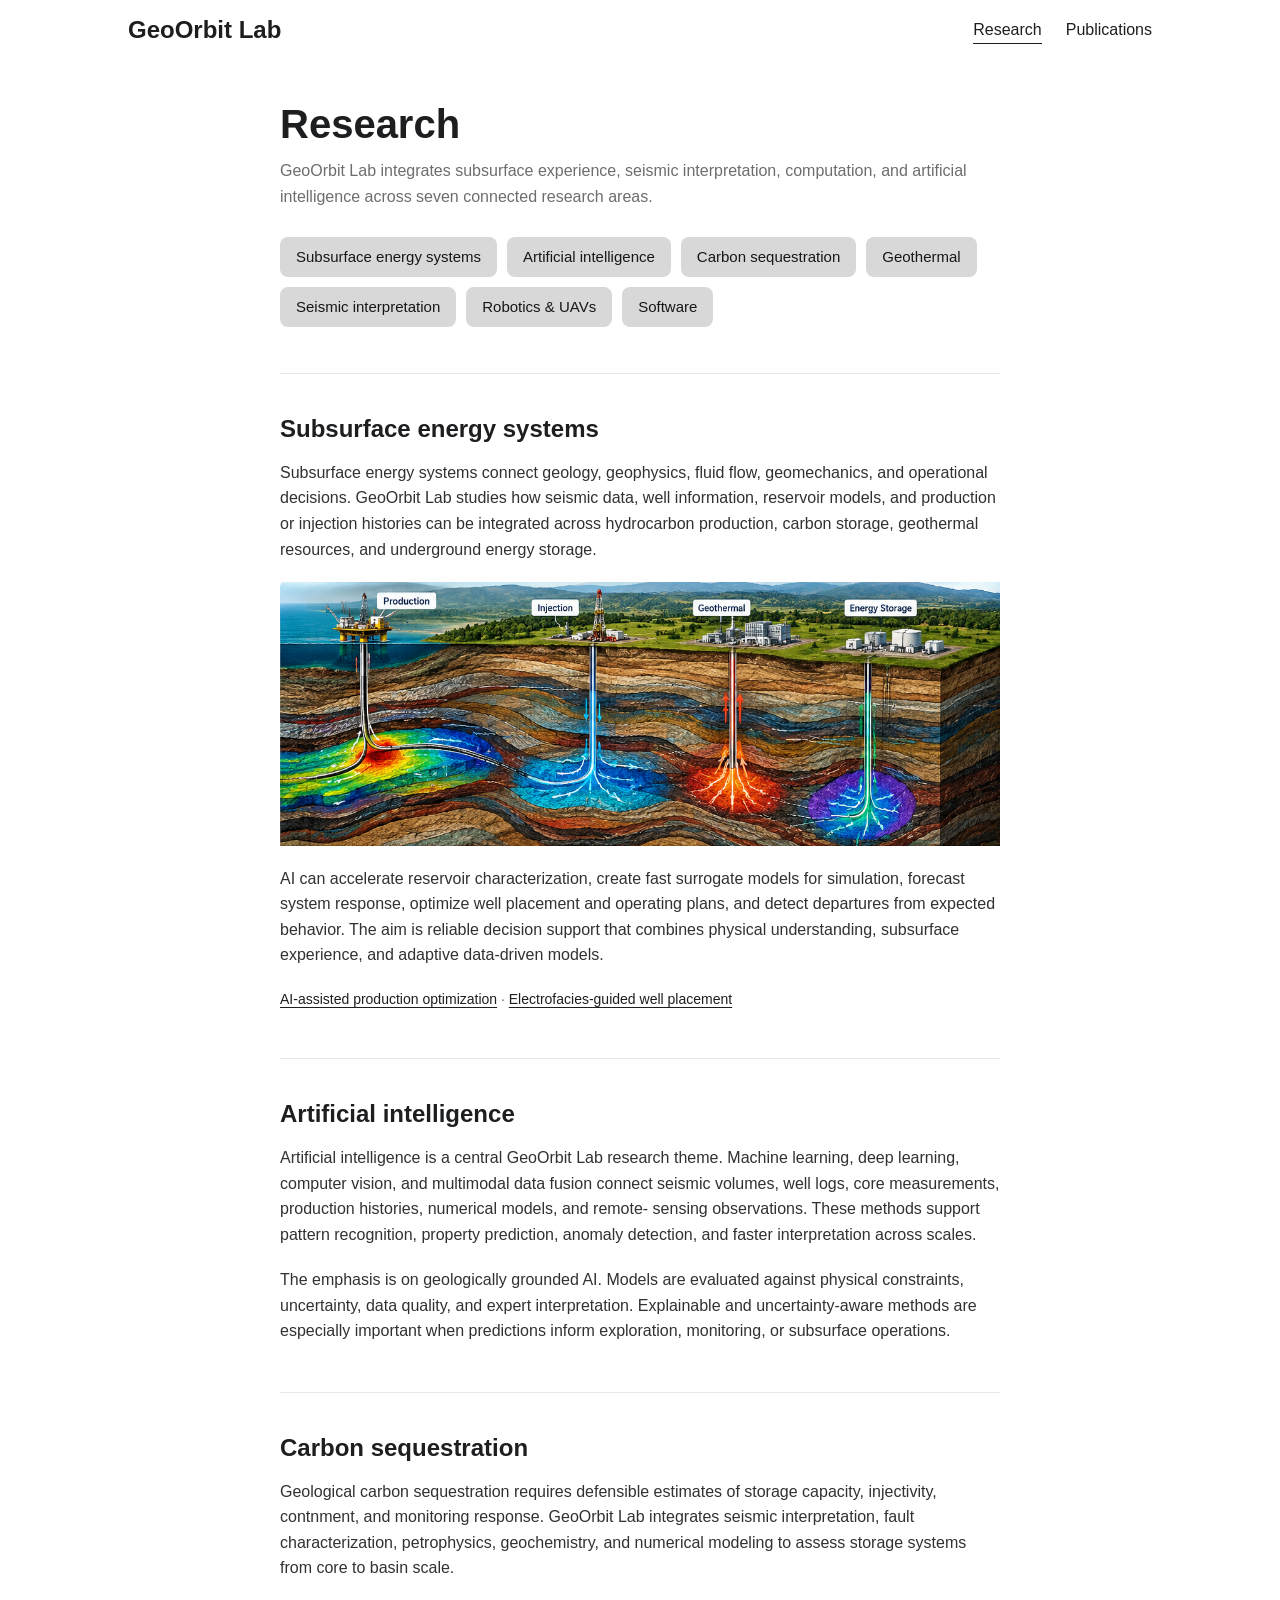
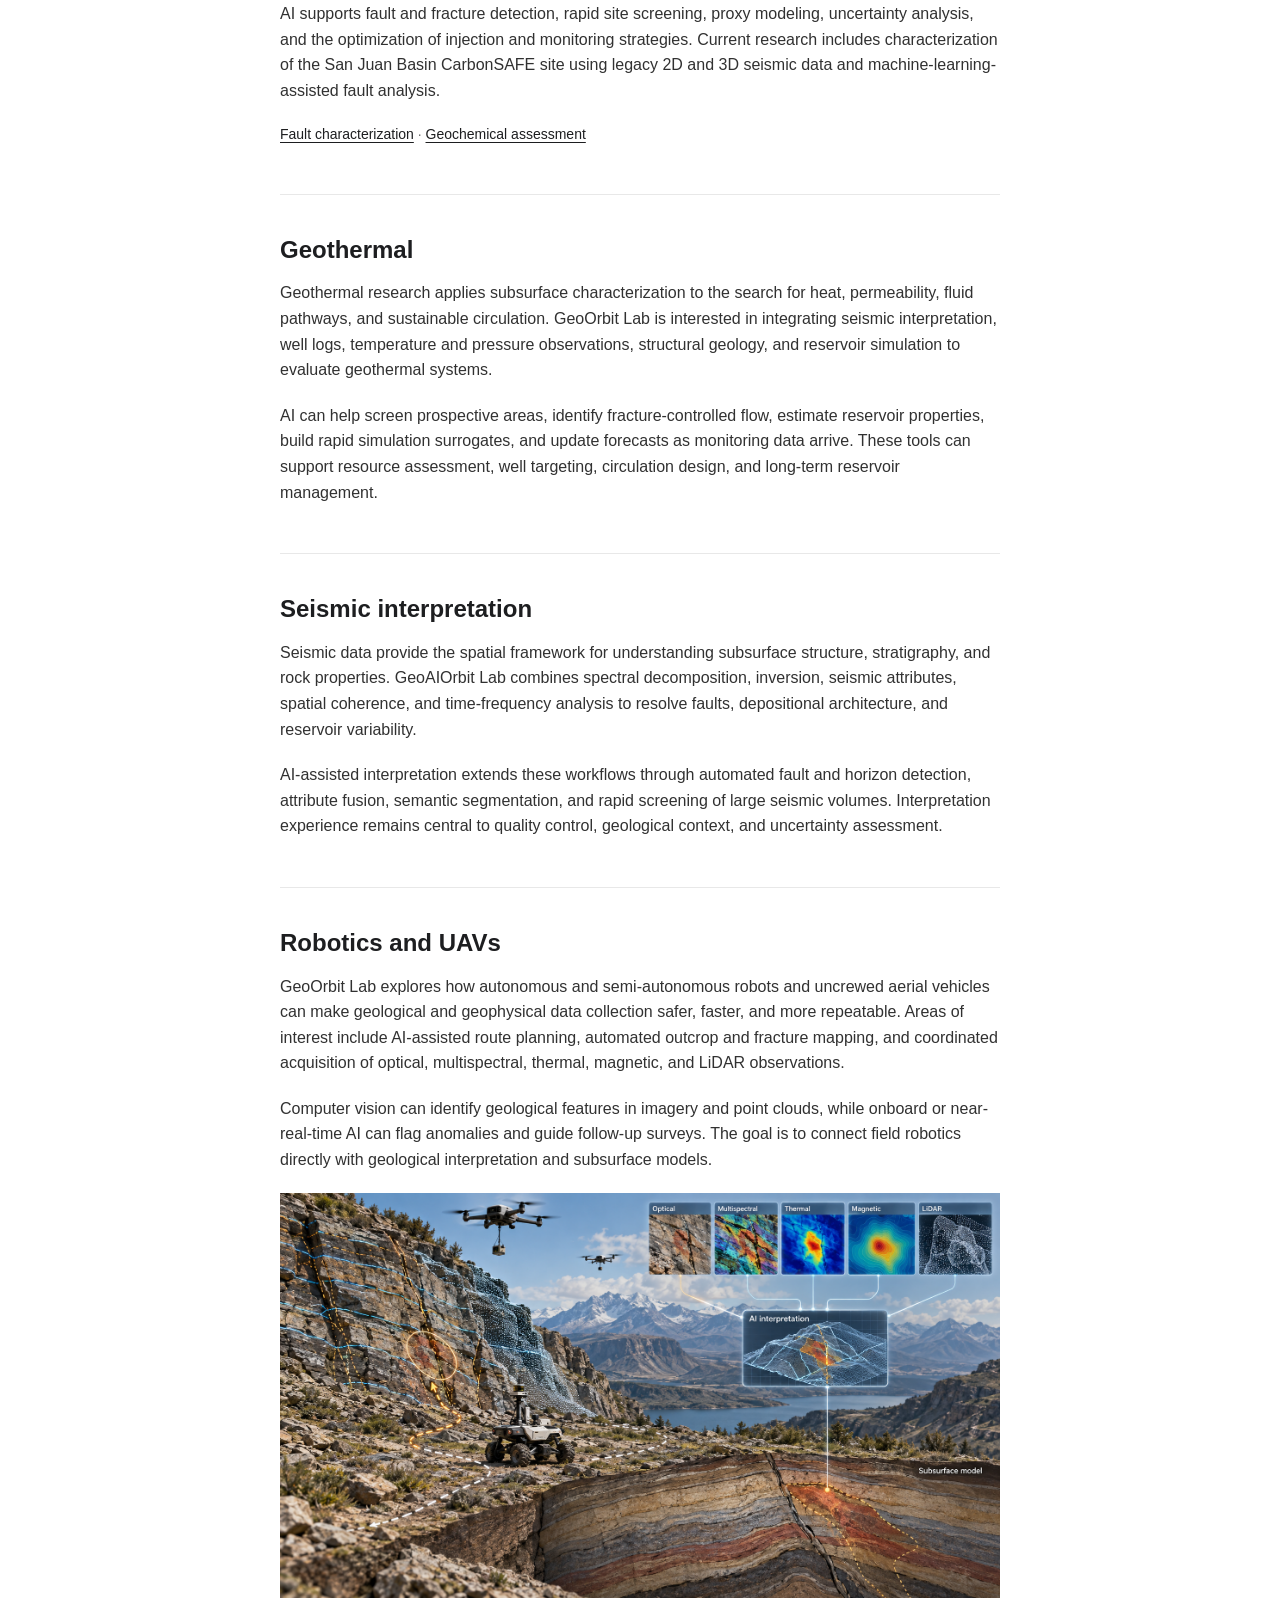
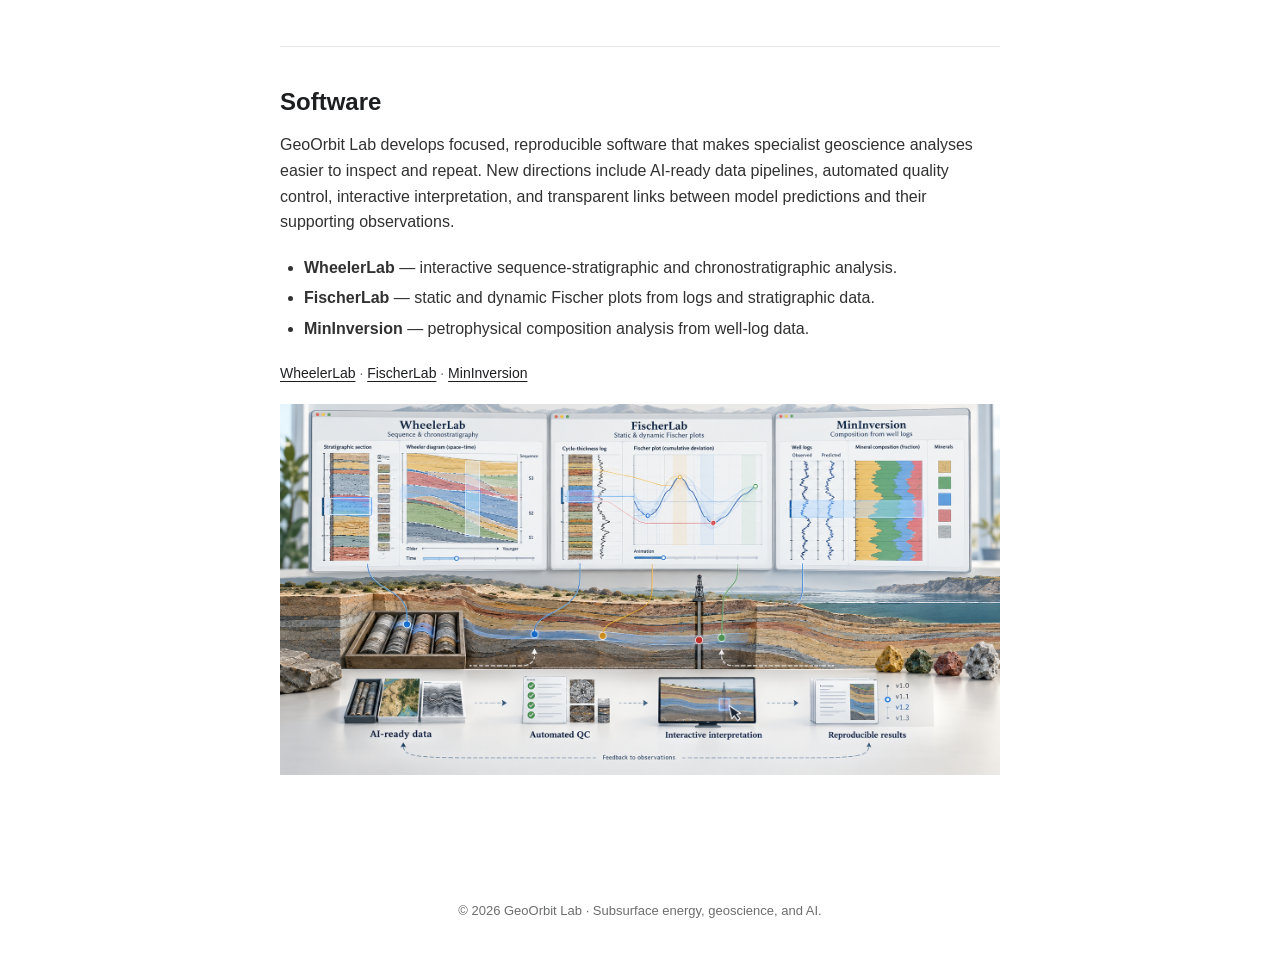
<file: research.html>
<!doctype html>
<html lang="en">
  <head>
    <meta charset="utf-8">
    <meta name="viewport" content="width=device-width, initial-scale=1">
    <meta name="description" content="GeoOrbit Lab research in subsurface energy systems, artificial intelligence, carbon sequestration, geothermal energy, seismic interpretation, robotics and UAVs, and software.">
    <title>Research | GeoOrbit Lab</title>
    <link rel="icon" href="favicon.svg" type="image/svg+xml">
    <link rel="stylesheet" href="styles.css">
  </head>
  <body>
    <a class="skip-link" href="#main">Skip to content</a>

    <header class="site-header">
      <nav class="nav wrap-wide" aria-label="Main navigation">
        <a class="logo" href="index.html">GeoOrbit Lab</a>
        <div class="menu">
          <a href="research.html" aria-current="page">Research</a>
          <a href="publications.html">Publications</a>
        </div>
      </nav>
    </header>

    <main id="main" class="main">
      <header class="post-header">
        <h1>Research</h1>
        <p>
          GeoOrbit Lab integrates subsurface experience, seismic interpretation, computation,
          and artificial intelligence across seven connected research areas.
        </p>
      </header>

      <nav class="interest-buttons research-index" aria-label="Jump to a research interest">
        <a href="#subsurface-energy-systems">Subsurface energy systems</a>
        <a href="#artificial-intelligence">Artificial intelligence</a>
        <a href="#carbon-sequestration">Carbon sequestration</a>
        <a href="#geothermal">Geothermal</a>
        <a href="#seismic-interpretation">Seismic interpretation</a>
        <a href="#robotics-uavs">Robotics &amp; UAVs</a>
        <a href="#software">Software</a>
      </nav>

      <article class="post-content research-content">
        <section id="subsurface-energy-systems">
          <h2>Subsurface energy systems</h2>
          <p>
            Subsurface energy systems connect geology, geophysics, fluid flow, geomechanics,
            and operational decisions. GeoOrbit Lab studies how seismic data, well information,
            reservoir models, and production or injection histories can be integrated across
            hydrocarbon production, carbon storage, geothermal resources, and underground
            energy storage.
            <img src="imagerepository/subsurfgen1a.png" alt="subsurf">
          </p>
          <p>
            AI can accelerate reservoir characterization, create fast surrogate models for
            simulation, forecast system response, optimize well placement and operating plans,
            and detect departures from expected behavior. The aim is reliable decision support
            that combines physical understanding, subsurface experience, and adaptive
            data-driven models.
          </p>
          <p class="project-links">
            <a href="https://doi.org/10.3390/app16052436">AI-assisted production optimization</a> ·
            <a href="https://doi.org/10.3390/app15063020">Electrofacies-guided well placement</a>
          </p>
        </section>

        <section id="artificial-intelligence">
          <h2>Artificial intelligence</h2>
          <p>
            Artificial intelligence is a central GeoOrbit Lab research theme. Machine learning,
            deep learning, computer vision, and multimodal data fusion connect seismic volumes,
            well logs, core measurements, production histories, numerical models, and remote-
            sensing observations. These methods support pattern recognition, property
            prediction, anomaly detection, and faster interpretation across scales.
          </p>
          <p>
            The emphasis is on geologically grounded AI. Models are evaluated against physical
            constraints, uncertainty, data quality, and expert interpretation. Explainable and
            uncertainty-aware methods are especially important when predictions inform
            exploration, monitoring, or subsurface operations.
          </p>
        </section>

        <section id="carbon-sequestration">
          <h2>Carbon sequestration</h2>
          <p>
            Geological carbon sequestration requires defensible estimates of storage capacity,
            injectivity, contnment, and monitoring response. GeoOrbit Lab integrates seismic
            interpretation, fault characterization, petrophysics, geochemistry, and numerical
            modeling to assess storage systems from core to basin scale.
          </p>
          <p>
            AI supports fault and fracture detection, rapid site screening, proxy modeling,
            uncertainty analysis, and the optimization of injection and monitoring strategies.
            Current research includes characterization of the San Juan Basin CarbonSAFE site
            using legacy 2D and 3D seismic data and machine-learning-assisted fault analysis.
          </p>
          <p class="project-links">
            <a href="https://doi.org/10.1016/j.ijggc.2026.104733">Fault characterization</a> ·
            <a href="https://doi.org/10.3390/en18154089">Geochemical assessment</a>
          </p>
        </section>

        <section id="geothermal">
          <h2>Geothermal</h2>
          <p>
            Geothermal research applies subsurface characterization to the search for heat,
            permeability, fluid pathways, and sustainable circulation. GeoOrbit Lab is
            interested in integrating seismic interpretation, well logs, temperature and
            pressure observations, structural geology, and reservoir simulation to evaluate
            geothermal systems.
          </p>
          <p>
            AI can help screen prospective areas, identify fracture-controlled flow, estimate
            reservoir properties, build rapid simulation surrogates, and update forecasts as
            monitoring data arrive. These tools can support resource assessment, well
            targeting, circulation design, and long-term reservoir management.
          </p>
        </section>

        <section id="seismic-interpretation">
          <h2>Seismic interpretation</h2>
          <p>
            Seismic data provide the spatial framework for understanding subsurface structure,
            stratigraphy, and rock properties. GeoAIOrbit Lab combines spectral decomposition,
            inversion, seismic attributes, spatial coherence, and time-frequency analysis to
            resolve faults, depositional architecture, and reservoir variability.
          </p>
          <p>
            AI-assisted interpretation extends these workflows through automated fault and
            horizon detection, attribute fusion, semantic segmentation, and rapid screening of
            large seismic volumes. Interpretation experience remains central to quality
            control, geological context, and uncertainty assessment.
          </p>
        </section>

        <section id="robotics-uavs">
          <h2>Robotics and UAVs</h2>
          <p>
            GeoOrbit Lab explores how autonomous and semi-autonomous robots and uncrewed aerial
            vehicles can make geological and geophysical data collection safer, faster, and
            more repeatable. Areas of interest include AI-assisted route planning, automated
            outcrop and fracture mapping, and coordinated acquisition of optical,
            multispectral, thermal, magnetic, and LiDAR observations.
          </p>
          <p>
            Computer vision can identify geological features in imagery and point clouds,
            while onboard or near-real-time AI can flag anomalies and guide follow-up surveys.
            The goal is to connect field robotics directly with geological interpretation and
            subsurface models.
            <img src="imagerepository/Robots.png" alt="robot">
          </p>
        </section>

        <section id="software">
          <h2>Software</h2>
          <p>
            GeoOrbit Lab develops focused, reproducible software that makes specialist
            geoscience analyses easier to inspect and repeat. New directions include AI-ready
            data pipelines, automated quality control, interactive interpretation, and
            transparent links between model predictions and their supporting observations.
          </p>
          <ul>
            <li><strong>WheelerLab</strong> — interactive sequence-stratigraphic and chronostratigraphic analysis.</li>
            <li><strong>FischerLab</strong> — static and dynamic Fischer plots from logs and stratigraphic data.</li>
            <li><strong>MinInversion</strong> — petrophysical composition analysis from well-log data.</li>
          </ul>
          <p class="project-links">
            <a href="https://doi.org/10.1016/j.softx.2016.12.003">WheelerLab</a> ·
            <a href="https://doi.org/10.3390/earth1010004">FischerLab</a> ·
            <a href="https://doi.org/10.3390/geosciences8020065">MinInversion</a>
             <img src="imagerepository/softw.png" alt="softw">

          </p>
        </section>
      </article>
    </main>

    <footer class="footer">
      <p>© 2026 GeoOrbit Lab · Subsurface energy, geoscience, and AI.</p>
    </footer>
  </body>
</html>
</file>
<file: styles.css>
:root {
  --theme: #ffffff;
  --entry: #d8d8d8;
  --entry-hover: #c9c9c9;
  --primary: #1d1e20;
  --secondary: #6c6d6e;
  --content: #313131;
  --border: #e8e8e8;
  --accent: #126e82;
  --main-width: 720px;
  --nav-width: 1024px;
  --gap: 24px;
  --radius: 8px;
  --font: -apple-system, BlinkMacSystemFont, "Segoe UI", Roboto, Oxygen, Ubuntu,
    Cantarell, "Open Sans", "Helvetica Neue", sans-serif;
}

* {
  box-sizing: border-box;
}

html {
  scroll-behavior: smooth;
  -webkit-tap-highlight-color: transparent;
}

body {
  margin: 0;
  background: var(--theme);
  color: var(--primary);
  font-family: var(--font);
  font-size: 17px;
  line-height: 1.6;
  word-break: break-word;
}

a {
  color: inherit;
}

h1,
h2,
h3,
p {
  margin-top: 0;
}

.skip-link {
  position: fixed;
  z-index: 20;
  top: 8px;
  left: -9999px;
  padding: 8px 14px;
  border-radius: 6px;
  background: var(--primary);
  color: var(--theme);
}

.skip-link:focus {
  left: 8px;
}

.wrap-wide {
  width: min(calc(100% - 48px), var(--nav-width));
  margin-inline: auto;
}

.site-header {
  background: var(--theme);
}

.nav {
  min-height: 60px;
  display: flex;
  align-items: center;
  justify-content: space-between;
  gap: 24px;
}

.logo {
  color: var(--primary);
  font-size: 24px;
  font-weight: 700;
  line-height: 1;
  text-decoration: none;
}

.menu {
  display: flex;
  align-items: center;
  gap: 24px;
}

.menu a {
  color: var(--primary);
  font-size: 16px;
  font-weight: 500;
  text-decoration: none;
}

.menu a:hover,
.menu a[aria-current="page"] {
  box-shadow: 0 1px 0 var(--primary);
}

.main {
  width: 100%;
  max-width: calc(var(--main-width) + var(--gap) * 2);
  min-height: calc(100vh - 140px);
  margin-inline: auto;
  padding: 14px var(--gap) 40px;
}

.profile {
  padding: 54px 0 30px;
  display: flex;
  align-items: center;
  justify-content: center;
  flex-direction: column;
  text-align: center;
}

.home-profile {
  align-items: stretch;
  text-align: left;
}

.profile-logo {
  width: 164px;
  height: 164px;
  margin: 0 auto 22px;
  border-radius: 18px;
  background: #ffffff;
  object-fit: contain;
}

.portrait-image {
  width: 170px;
  max-width: 55vw;
  height: auto;
  aspect-ratio: 1;
  margin-bottom: 24px;
  overflow: hidden;
  border-radius: 50%;
}

.profile h1 {
  margin-bottom: 8px;
  font-size: 40px;
  line-height: 1.25;
}

.home-profile h1,
.home-profile .profile-subtitle {
  text-align: center;
}

.profile-subtitle {
  max-width: 640px;
  margin: 0 auto 22px;
  color: var(--secondary);
  font-size: 18px;
}

.home-copy {
  margin: 10px 0 10px;
  color: var(--content);
  text-align: justify;
  text-justify: inter-word;
}

.home-copy p {
  margin-bottom: 16px;
}

.profile-buttons,
.interest-buttons {
  display: flex;
  flex-wrap: wrap;
  gap: 10px;
}

.profile-buttons {
  justify-content: center;
}

.home-profile .profile-buttons {
  justify-content: flex-start;
}

.profile-buttons a,
.interest-buttons a {
  padding: 8px 16px;
  border-radius: var(--radius);
  background: var(--entry);
  color: #171717;
  font-size: 15px;
  font-weight: 400;
  text-decoration: none;
}

.profile-buttons a:hover,
.interest-buttons a:hover {
  background: var(--entry-hover);
}

.profile-buttons a:focus-visible,
.interest-buttons a:focus-visible,
.researcher-card-link:focus-visible,
.menu a:focus-visible,
.logo:focus-visible {
  outline: 2px solid var(--accent);
  outline-offset: 3px;
}

.button-heading {
  margin: 28px 0 10px;
  color: var(--secondary);
  font-size: 14px;
  font-weight: 600;
  letter-spacing: 0.06em;
  text-transform: uppercase;
}

.researcher-card {
  margin-top: 44px;
  padding: 28px;
  border: 1px solid var(--border);
  border-radius: var(--radius);
  display: flex;
  align-items: flex-end;
  justify-content: space-between;
  gap: 28px;
}

.researcher-label {
  margin-bottom: 8px;
  color: var(--secondary);
  font-size: 12px;
  font-weight: 500;
  letter-spacing: 0.08em;
  text-transform: uppercase;
}

.researcher-card h2 {
  margin-bottom: 6px;
  color: var(--primary);
  font-size: 28px;
  line-height: 1.3;
}

.researcher-card-copy > p:last-child {
  max-width: 540px;
  margin-bottom: 0;
  color: var(--secondary);
  font-size: 15px;
  line-height: 1.55;
}

.researcher-card-link {
  flex: 0 0 auto;
  color: var(--primary);
  font-size: 15px;
  font-weight: 500;
  text-decoration: none;
}

.researcher-card-link:hover {
  color: var(--accent);
}

.research-index {
  margin: -10px 0 46px;
}

.post-header {
  margin: 24px auto 38px;
}

.post-header h1 {
  margin-bottom: 8px;
  font-size: 40px;
  line-height: 1.3;
}

.post-header p {
  margin-bottom: 0;
  color: var(--secondary);
  font-size: 16px;
}

.post-content {
  color: var(--content);
  font-size: 16px;
}

.post-content section {
  margin-bottom: 48px;
  padding-top: 8px;
  border-top: 1px solid var(--border);
  scroll-margin-top: 20px;
}

.post-content h2 {
  margin: 30px 0 14px;
  color: var(--primary);
  font-size: 24px;
  line-height: 1.4;
}

.post-content p {
  margin-bottom: 20px;
}

.research-content img {
  display: block;
  width: 100%;
  max-width: 100%;
  height: auto;
  margin: 20px 0;
}

.post-content ul {
  margin: 0 0 20px;
  padding-left: 24px;
}

.post-content li {
  margin: 5px 0;
}

.post-content a,
.project-links a,
.page-links a,
.doi {
  color: var(--primary);
  text-decoration: underline;
  text-underline-offset: 3px;
}

.post-content a:hover,
.project-links a:hover,
.page-links a:hover,
.doi:hover {
  color: var(--accent);
}

.project-links,
.page-links {
  color: var(--secondary);
  font-size: 14px;
}

.person-profile {
  min-height: 370px;
  padding-bottom: 30px;
}

.year-nav {
  margin-bottom: 34px;
  padding: 14px 0;
  border-top: 1px solid var(--border);
  border-bottom: 1px solid var(--border);
  display: flex;
  flex-wrap: wrap;
  gap: 7px 18px;
}

.year-nav a {
  color: var(--secondary);
  font-size: 13px;
  font-weight: 500;
  text-decoration: none;
}

.year-nav a:hover {
  color: var(--primary);
}

.publication-year {
  margin-bottom: 44px;
  scroll-margin-top: 18px;
}

.publication-year h2 {
  margin-bottom: 12px;
  font-size: 30px;
}

.publication-list {
  margin: 0;
  padding: 0;
  list-style: none;
}

.publication-list li {
  padding: 18px 0 22px;
  border-bottom: 1px solid var(--border);
  background: transparent;
  color: var(--content);
  font-size: 14px;
  line-height: 1.65;
}

.publication-list li:first-child {
  padding-top: 4px;
}

.publication-list strong {
  display: block;
  margin: 5px 0;
  color: var(--primary);
  font-size: 19px;
  font-weight: 600;
  line-height: 1.4;
}

.publication-list em {
  color: var(--primary);
}

.pub-type {
  display: block;
  margin-bottom: 7px;
  color: var(--secondary);
  font-size: 12px;
  font-weight: 500;
  letter-spacing: 0.06em;
  text-transform: uppercase;
}

.doi {
  display: block;
  margin-top: 7px;
  overflow-wrap: anywhere;
  font-size: 13px;
}

.footer {
  max-width: calc(var(--main-width) + var(--gap) * 2);
  margin: auto;
  padding: 38px var(--gap) 54px;
  color: var(--secondary);
  font-size: 13px;
  text-align: center;
}

.footer p {
  margin: 0;
}

@media (max-width: 720px) {
  body {
    font-size: 16px;
  }

  .wrap-wide {
    width: min(calc(100% - 32px), var(--nav-width));
  }

  .nav {
    padding: 14px 0;
    align-items: flex-start;
    flex-direction: column;
    gap: 14px;
  }

  .menu {
    width: 100%;
    gap: 18px;
    overflow-x: auto;
    white-space: nowrap;
  }

  .menu a {
    font-size: 14px;
  }

  .main {
    padding-inline: 16px;
  }

  .profile {
    padding-top: 38px;
  }

  .profile-logo {
    width: 140px;
    height: 140px;
  }

  .portrait-image {
    width: 150px;
  }

  .profile h1,
  .post-header h1 {
    font-size: 34px;
  }

  .profile-buttons a,
  .interest-buttons a {
    padding: 8px 14px;
    font-size: 14px;
  }

  .publication-list strong {
    font-size: 18px;
  }

  .researcher-card {
    padding: 24px;
    align-items: flex-start;
    flex-direction: column;
    gap: 18px;
  }
}

@media (prefers-color-scheme: dark) {
  :root {
    --theme: #1d1e20;
    --entry: #d8d8d8;
    --entry-hover: #c3c3c3;
    --primary: #dadadb;
    --secondary: #9b9c9d;
    --content: #c4c4c5;
    --border: #333436;
    --accent: #82c8d5;
  }
}

@media (prefers-reduced-motion: reduce) {
  html {
    scroll-behavior: auto;
  }
}
</file>
